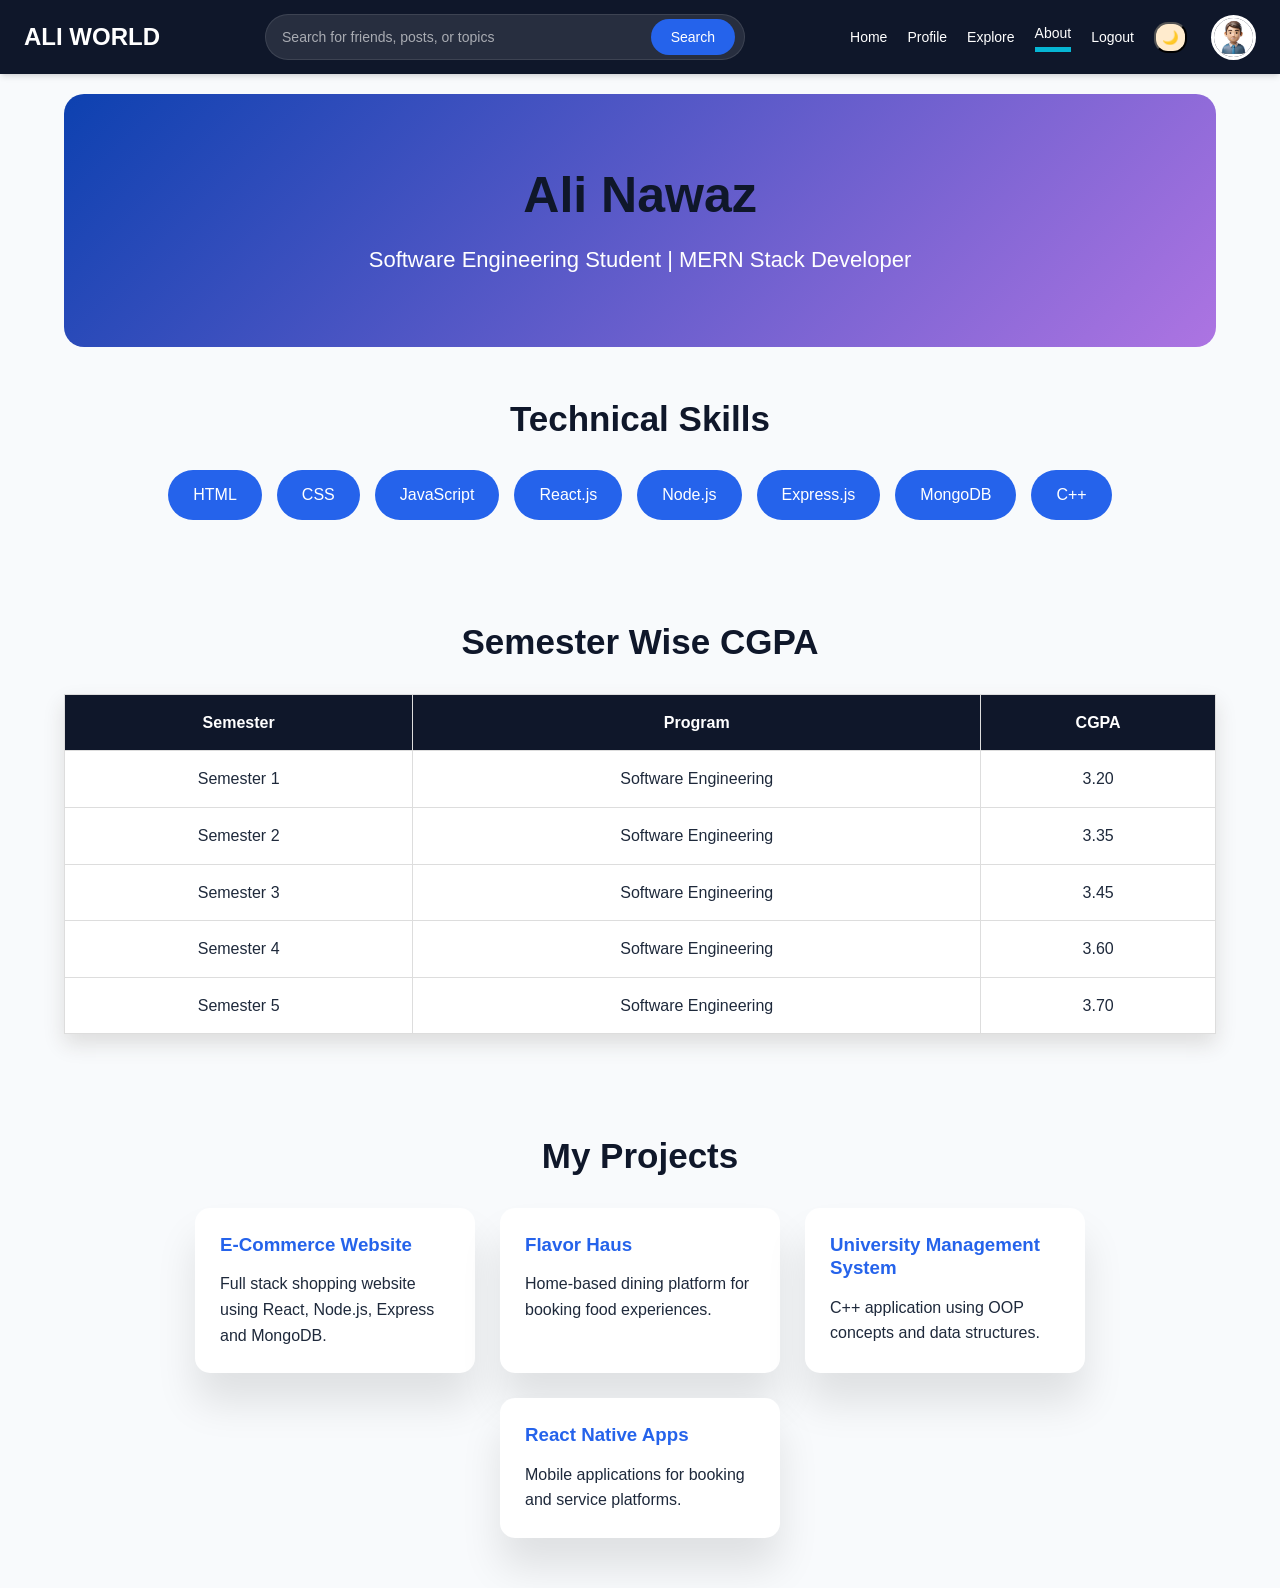
<file: about.html>
<!DOCTYPE html>
<html lang="en">

<head>

    <meta charset="UTF-8">
    <meta name="viewport" content="width=device-width, initial-scale=1.0">
    <link rel="stylesheet" href="styles.css">
    <title>Ali Nawaz Portfolio</title>


    <style>
        /* ===== Reset ===== */

        * {
            margin: 0;
            padding: 0;
            box-sizing: border-box;
        }

        body {
            font-family: Arial, Helvetica, sans-serif;
            background: #f8fafc;
            color: #1e293b;
        }

        /*
.sticky-header{

    position:sticky;
    top:0;
    z-index:100;
    background:#0f172a;

    padding:15px 0;

}

.container{
    width:90%;
    max-width:1200px;

    margin:auto;

}

.header-container{

    display:flex;
    align-items:center;
    justify-content:space-between;
    gap:25px;

}


.logo{

    color:white;

    font-size:30px;
    font-weight:bold;
    text-decoration:none;

}



.logo span{

    color:#38bdf8;

}



.search-form{

    display:flex;
    flex:1;
    max-width:400px;
}


.search-input{

    width:100%;
    padding:10px 15px;
    border:1px solod ;
    outline:none;

    border-radius:8px 0 0 8px;

}
/*
.search-input::placeholder{
    background-color: #1e293b;
}
    */

        .search-input:focus {

            background-color: #928c97;
            color: black;
            box-shadow: 0 10px 20px #ddd;
            transition: all 0.15s cubic-bezier(0.4, 0, 0.2, 1);
        }



        .search-btn {
            padding: 10px 20px;
            border: none;
            background: #2563eb;
            color: white;

            cursor: pointer;
            border-radius: 0 8px 8px 0;

        }

        .search-btn:hover {
            background-color: #38bdf8;
        }

        */ .header-right {
            display: flex;
            align-items: center;
            gap: 20px;
        }


        .nav-links {
            display: flex;
            gap: 20px;

        }

        .nav-link {
            color: white;
            text-decoration: none;

        }


        .nav-link:hover,
        .active {

            color: #38bdf8;
        }


        .header-avatar {

            width: 45px;

            height: 45px;
            border-radius: 50%;
            object-fit: cover;
            border: 3px solid white;

        }



        .hero {

            padding: 70px 20px;
            margin-top: 20px;
            text-align: center;
            border-radius: 20px;
            background:

                linear-gradient(135deg,
                    #0d41b0,
                    #ad74e2);

            color: white;

        }

        .hero h1 {
            font-size: 50px;
        }

        .hero p {
            margin-top: 15px;
            font-size: 22px;
        }








        section {

            width: 90%;

            max-width: 1200px;

            margin: auto;

            padding: 50px 0;

        }



        .title {

            text-align: center;

            font-size: 35px;

            margin-bottom: 30px;

        }





        /* ===== Skills Flex ===== */


        .skills {

            display: flex;

            flex-wrap: wrap;

            justify-content: center;

            gap: 15px;

        }



        .skill {

            background: #2563eb;

            color: white;

            padding: 12px 25px;

            border-radius: 30px;

        }





        /* ===== CGPA Table ===== */


        table {

            width: 100%;

            border-collapse: collapse;

            background: white;
            box-shadow: 0 10px 20px #ddd;

        }


        th {
            background: #0f172a;
            color: white;

        }



        th,
        td {

            padding: 15px;
            text-align: center;
            border: 1px solid #ddd;

        }


        tr:hover {
            background: #eff6ff;

        }





        /* ===== Projects Flex ===== */


        .projects {
            display: flex;
            flex-wrap: wrap;
            justify-content: center;
            gap: 25px;

        }

        .card {
            width: 280px;
            background: white;

            padding: 25px;

            border-radius: 15px;
            box-shadow: 0 30px 40px rgba(0, 0, 0, .1);
            transition: .3s;

        }

        .card:hover {
            transform: translateY(10px);
        }


        .card h3 {
            color: #2563eb;
            margin-bottom: 15px;

        }

        /* Footer */


        footer {

            background: #0f172a;

            color: white;
            text-align: center;
            padding: 30px;

        }

        /*
.nav-link{
    
}
*/


        @media(max-width:900px) {
            .header-container {
                flex-direction: column;
            }

            .header-right {
                flex-direction: column;
            }

            .nav-links {
                flex-wrap: wrap;
                justify-content: center;
            }


        }
    </style>
</head>

<body>


    <!--------------

/*
<header class="sticky-header">
<div class="container header-container">


<a href="#" class="logo">
ALI<span>World</span>
</a>


<form class="search-form">

<input 
type="text"
class="search-input"
placeholder="Search..."
>
 
<button class="search-btn">
Search
</button>

</form>




<div class="header-right">

<nav class="nav-links">

          <a class="nav-link " href="index.html">Home</a>
          <a class="nav-link" href="profile.html">Profile</a>
          <a class="nav-link" href="explore.html">Explore</a>
             <a href="about.html" class="nav-link active">About</a>
          <a class="nav-link" href="auth.html">Logout</a>
        </nav>

</nav>


<img src="avatar.jfif" class="header-avatar">


</div>


</div>

</header>

---->

    <header class="sticky-header">
        <div class="container header-container">
            <div class="logo">
                ALI WORLD
            </div>

            <form class="search-form">
                <input type="search" class="search-input" name="search"
                    placeholder="Search for friends, posts, or topics">
                <button type="submit" class="search-btn" style="border-radius:19px; margin-right:5px">Search</button>

            </form>

            <div class="header-right">
                <nav class="nav-links" aria-label="main navigation">
                    <a class="nav-link" href="index.html">Home</a>
                    <a class="nav-link" href="profile.html">Profile</a>
                    <a class="nav-link" href="explore.html">Explore</a>
                    <a href="about.html" class="nav-link active">About</a>
                    <a class="nav-link" href="auth.html">Logout</a>
                    <button id="themeBtn" style="background-color: blanchedalmond; border-radius: 14px; padding:6px">🌙</button>
                </nav>

                <img src="./images/avatar.jfif" alt="Profile avatar" class="header-avatar">
            </div>
        </div>
    </header>



    <section class="hero">

        <h1>
            Ali Nawaz
        </h1>


        <p>
            Software Engineering Student | MERN Stack Developer
        </p>


    </section>






    <!-- Skills -->


    <section id="skills">


        <h2 class="title">
            Technical Skills
        </h2>


        <div class="skills">


            <div class="skill">HTML</div>

            <div class="skill">CSS</div>

            <div class="skill">JavaScript</div>

            <div class="skill">React.js</div>

            <div class="skill">Node.js</div>

            <div class="skill">Express.js</div>

            <div class="skill">MongoDB</div>

            <div class="skill">C++</div>


        </div>


    </section>







    <!-- CGPA -->


    <section id="education">

        <h2 class="title">
            Semester Wise CGPA
        </h2>

        <table>
            <tr>
                <th>Semester</th>
                <th>Program</th>
                <th>CGPA</th>

            </tr>

            <tr>
                <td>Semester 1</td>
                <td>Software Engineering</td>
                <td>3.20</td>
            </tr>

            <tr>
                <td>Semester 2</td>
                <td>Software Engineering</td>
                <td>3.35</td>
            </tr>

            <tr>
                <td>Semester 3</td>
                <td>Software Engineering</td>
                <td>3.45</td>
            </tr>

            <tr>
                <td>Semester 4</td>
                <td>Software Engineering</td>
                <td>3.60</td>
            </tr>

            <tr>
                <td>Semester 5</td>
                <td>Software Engineering</td>
                <td>3.70</td>
            </tr>
        </table>

    </section>


    <section id="projects">
        <h2 class="title">
            My Projects
        </h2>

        <div class="projects">
            <div class="card">
                <h3>E-Commerce Website</h3>

                <p>
                    Full stack shopping website using React,
                    Node.js, Express and MongoDB.
                </p>

            </div>


            <div class="card">
                <h3>Flavor Haus</h3>
                <p>
                    Home-based dining platform for booking
                    food experiences.
                </p>

            </div>


            <div class="card">
                <h3>University Management System</h3>
                <p>
                    C++ application using OOP concepts
                    and data structures.
                </p>

            </div>




            <div class="card">
                <h3>React Native Apps</h3>
                <p>
                    Mobile applications for booking and
                    service platforms.
                </p>

            </div>
        </div>

    </section>

    <script src="javascript.js"></script>

</body>

</html>
</file>
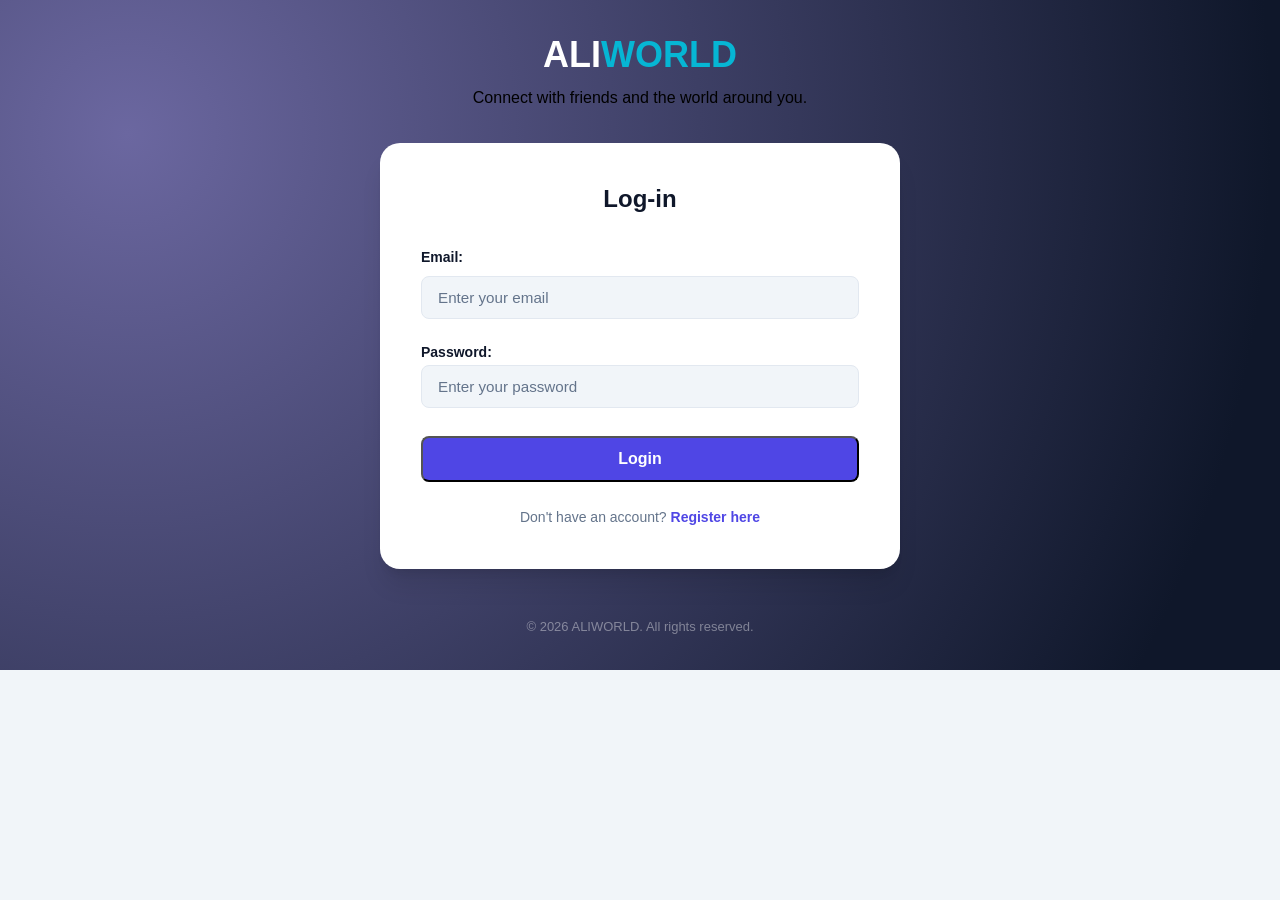
<file: auth.html>
<!DOCTYPE html>
<html lang="en">

<head>
    <meta charset="UTF-8">
    <meta name="viewport" content="width=device-width, initial-scale=1.0">
    <meta name="description" content="ALI.">
    <title>Login</title>
    <link rel="stylesheet" href="styles.css">
</head>

<body class="auth-body" style="margin:0, pading:0">

    <div class="auth_wrapper">

        <header class="auth_header">

            <h1 class="auth__logo">ALI<span>WORLD</span></h1>

            <p class="auth__subtitle">Connect with friends and the world around you.</p>
        </header>



        <main class="auth--card">

            <h2 class="auth-card-heading">Log-in</h2>

            <form class="form-settings" action="index.html">


                <div class="form_group">
                    <label for="email" class="form-label">Email:</label>

                    <input type="email" id="username1" class="form-control_interval" placeholder="Enter your email"
                        required>

                    <!----id=username1-->
                </div>


                <div class="form_group">
                    <div>
                        <label for="password" class="form-label">Password:</label>

                        <input type="password" id="password" class="form-control_interval"
                            placeholder="Enter your password" required>
                    </div>
                </div>


                <button type="submit" class="btn btn-primary btn-full"
                    style="padding: 0.75rem; font-weight: 600; font-size: 1rem; margin-top: 0.5rem;">
                    Login
                </button>

            </form>


            <div class="auth-link">
                Don't have an account? <a href="register.html">Register here</a>
            </div>
        </main>


        <!-- Footer Copyright -->
        <footer class="auth-footer-copyright">
            &copy; 2026 ALIWORLD. All rights reserved.
        </footer>
    </div>


    <script src="auth.js"></script>

</body>

</html>
</file>
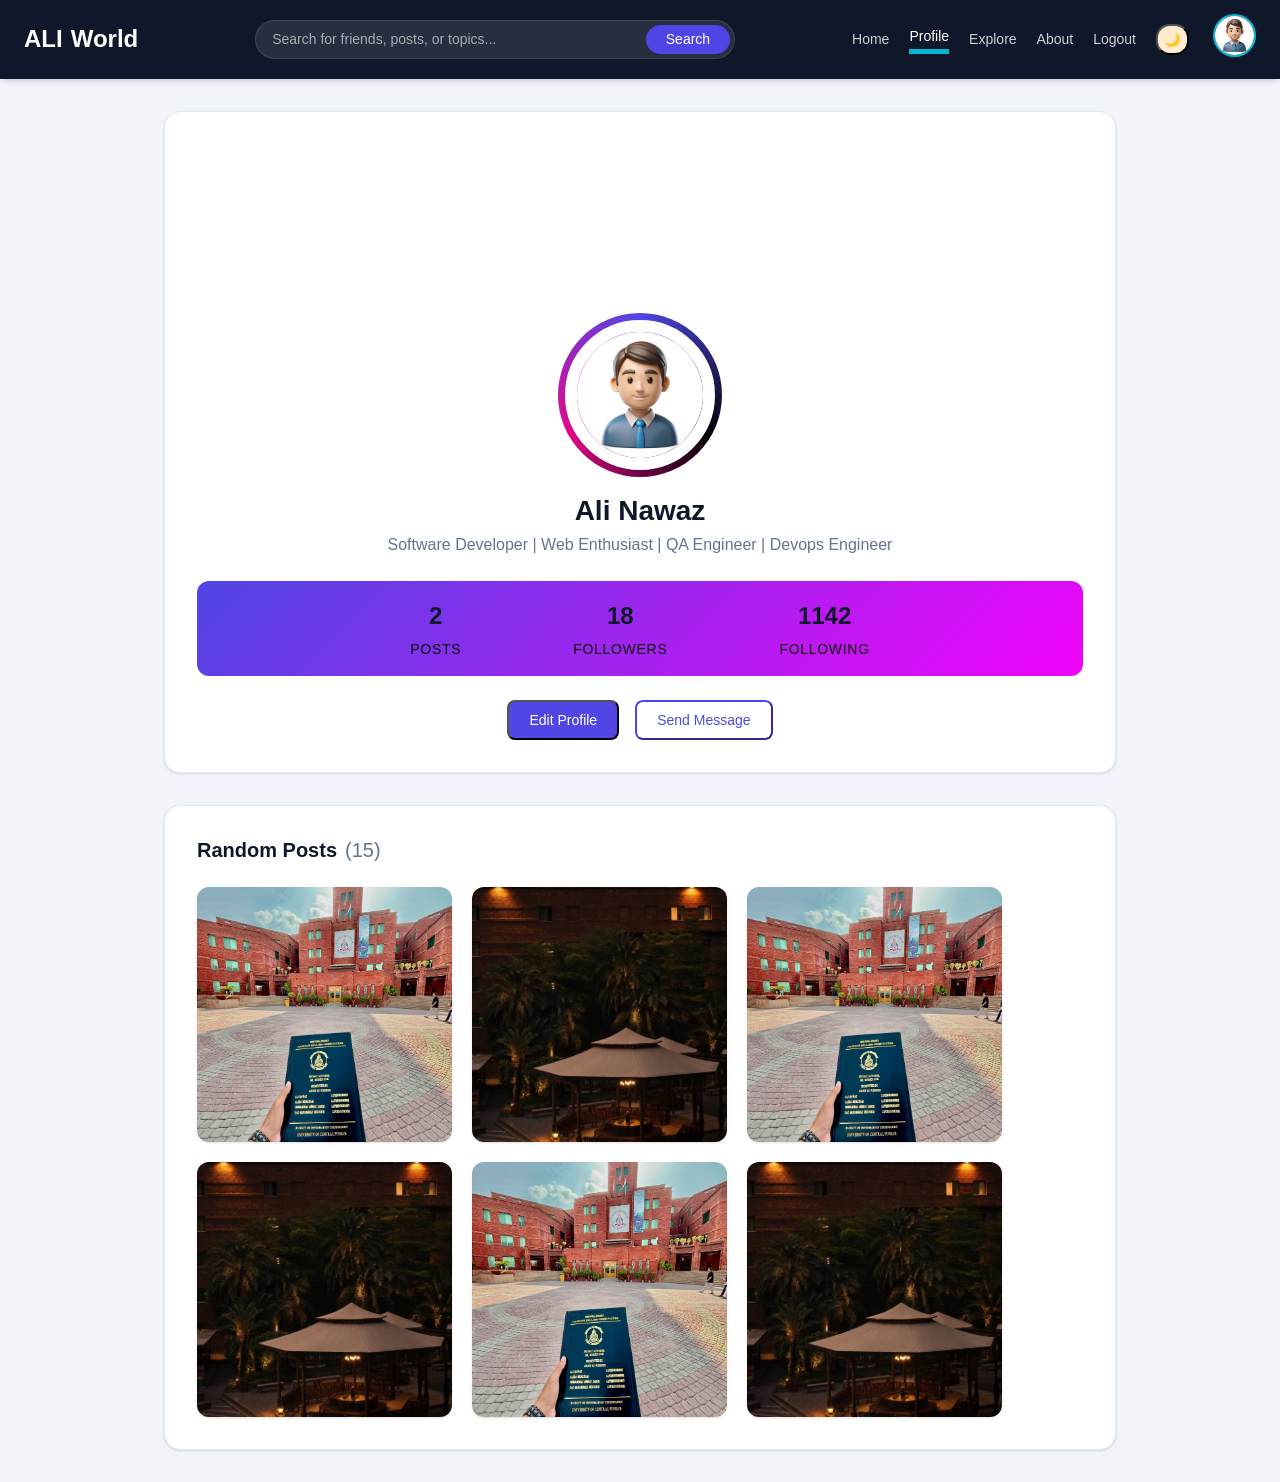
<file: profile.html>
<!DOCTYPE html>
<html lang="en">

<head>
    <meta charset="UTF-8">
    <meta name="viewport" content="width=device-width, initial-scale=1.0">
    <meta name="description" content="profile things.">
    <title>Ali Profile</title>
    <link rel="stylesheet" href="styles.css">
</head>

<body>

    <!-- Sticky Header -->
    <header class="sticky-header">
        <div class="container header-container">
            <!-- Left: Logo -->
            <a href="index.html" class="logo">
                ALI<span>World</span>
            </a>

            <form class="search-form" action="#" method="GET">
                <input type="text" class="search-input" placeholder="Search for friends, posts, or topics..." required>
                <button type="submit" class="search-btn">Search</button>
            </form>


            <div class="header-right">
                <nav class="nav-links">
                    <a href="index.html" class="nav-link">Home</a>
                    <a href="profile.html" class="nav-link active">Profile</a>
                    <a href="explore.html" class="nav-link">Explore</a>
                    <a href="about.html" class="nav-link ">About</a>
                    <a href="auth.html" class="nav-link">Logout</a>
                     <button id="themeBtn" style="background-color: blanchedalmond; border-radius: 14px; padding:6px">🌙</button>
                </nav>
                <a href="profile.html">
                    <img src="./images/avatar.jfif" alt="alir" class="header-avatar">
                </a>
            </div>
        </div>
    </header>



    <div class="profile-container">


        <section class="profile_head">
            <!-- cover banner -->
            <div class="cover_image"></div>


            <div class="profile-info-mainsection">

                <div style="display: flex; justify-content: center; align-items: center;">
                    <div class="profile_avatar-wrapper">
                        <img src="./images/avatar.jfif" alt="Ali" class="profile_avatar">
                    </div>
                </div>

                <h1 class="name">Ali Nawaz</h1>

                <p class="intro">Software Developer | Web Enthusiast | QA Engineer | Devops Engineer</p>



                <!-- Flexbox -->
                <div class="profile-settings-row" >
                    <div class="profile__item" >
                        <span class="number" >2</span>
                        <span class="label" style="color: rgb(11, 11, 11);">Posts</span>
                    </div>
                    <div class="profile__item">

                        <span class="number">18</span>
                        <span class="label" style="color: rgb(11, 11, 11); gap:20px;">Followers</span>
                    </div>

                    <div class="profile__item">
                        <span class="number">1142</span>
                        <span class="label" style="color: rgb(11, 11, 11);">Following</span>
                    </div>
                </div>



                <!-- Buttons -->
                <div class="actions_butt">
                    <button class="btn btn-primary">Edit Profile</button>

                    <button class="btn btn-secondary">Send Message</button>
                </div>
            </div>
        </section>



        <!-- Profile Content Grid Section -->
        <section class="post_section">
            <h2 class="postheading">
                Random Posts <span>(15)</span>
            </h2>


            <div class="post">

                <!-- Grid Item 1 -->
                <div class="grid_item">
                    <img src="./images/WhatsApp Image 2026-07-19 at 5.56.08 PM.jpeg" alt="Post 1">
                    <div class="overlay">
                        <buttton>Delete</buttton>

                        <buttton>Edit</buttton>
                    </div>
                </div>


            
                <div class="grid_item">
                    <img src="./images/WhatsApp Image 2026-07-19 at 5.56.09 PM.jpeg"" alt=" Post 2">

                    <div class="overlay">
                        <div class="overlay">
                            <buttton>Delete</buttton>

                            <buttton>Edit</buttton>
                        </div>
                    </div>
                </div>

                <!-- Grid Item 3 -->
                <div class="grid_item">
                    <img src="./images/WhatsApp Image 2026-07-19 at 5.56.08 PM.jpeg" alt="Post 3">
                    <div class="overlay">
                        <div class="overlay">

                            <buttton>Delete</buttton>
                            <buttton>Edit</buttton>
                        </div>
                    </div>
                </div>

                <!-- Grid Item 4 -->
                <div class="grid_item">
                    <img src="./images/WhatsApp Image 2026-07-19 at 5.56.09 PM.jpeg"" alt=" Post 4">
                    <div class="overlay">
                        <div class="overlay">
                            <buttton>Delete</buttton>

                            <buttton>Edit</buttton>
                        </div>
                    </div>
                </div>

                <!-- Grid Item 5 -->
                <div class="grid_item">

                    <img src="./images/WhatsApp Image 2026-07-19 at 5.56.08 PM.jpeg" alt="Post 5">
                    <div class="overlay">
                        <div class="overlay">

                            <buttton>Delete</buttton>
                            <buttton>Edit</buttton>
                        </div>
                    </div>
                </div>


                <div class="grid_item">
                    <img src="./images/WhatsApp Image 2026-07-19 at 5.56.09 PM.jpeg" alt="Post 6">
                    <div class="overlay">


                        <div class="overlay">
                            <buttton>Delete</buttton>
                            <buttton>Edit</buttton>
                        </div>
                    </div>
                </div>
            </div>
        </section>
    </div>


    <script src="javascript.js"></script>
</body>

</html>
</file>
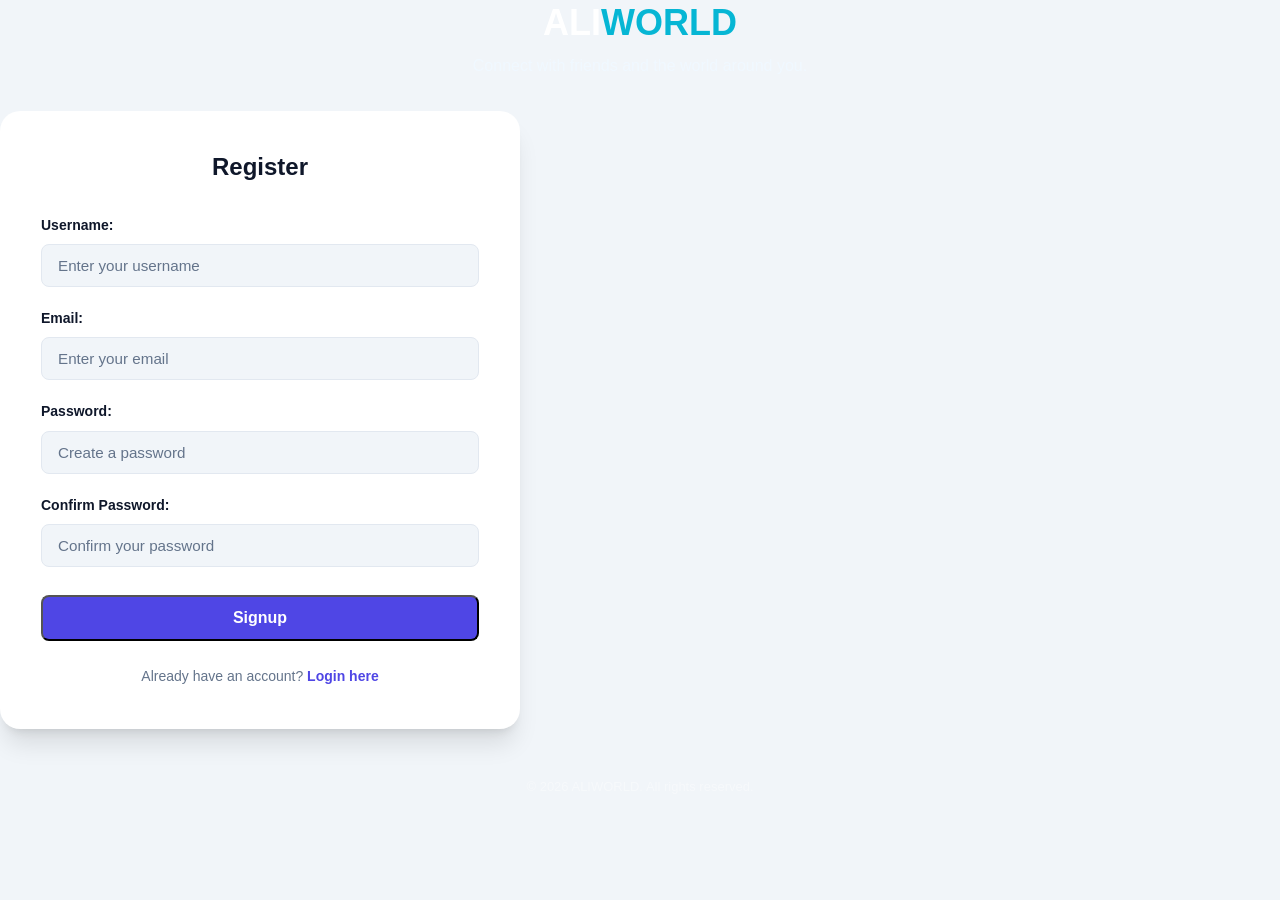
<file: register.html>
<!DOCTYPE html>
<html lang="en">
<head>
    <meta charset="UTF-8">
    <meta name="viewport" content="width=device-width, initial-scale=1.0">
    <meta name="description" content="ALIWORLD Register">
    <title>Register</title>
    <link rel="stylesheet" href="styles.css">
</head>

<body class="auth-body">

<div class="auth_wrapper1">

   
    <header class="auth_header">

        <h1 class="auth__logo">
            ALI<span>WORLD</span>
        </h1>

        <p class="auth__subtitle" style="color:aliceblue">
            Connect with friends and the world around you.
        </p>

    </header>

   

    <main class="auth--card">

        <h2 class="auth-card-heading">Register</h2>

        <form class="form-settings" action="index.html">

            

            <div class="form_group">

                <label for="username" class="form-label">
                    Username:
                </label>

                <input
                    type="text"
                    id="username"
                    class="form-control_interval"
                    placeholder="Enter your username"
                    required
                >

            </div>

          

            <div class="form_group">

                <label for="email" class="form-label">
                    Email:
                </label>

                <input
                    type="email"
                    id="email"
                    class="form-control_interval"
                    placeholder="Enter your email"
                    required>
            </div>

          

            <div class="form_group">

                <label for="password" class="form-label">
                    Password:
                </label>

                <input
                    type="password"
                    id="password"
                    class="form-control_interval"
                    placeholder="Create a password"
                    required
                >

            </div>

          
        

            <div class="form_group">

                <label for="confirmPassword" class="form-label">
                    Confirm Password:
                </label>

                <input
                    type="password"
                    id="confirmPassword"
                    class="form-control_interval"
                    placeholder="Confirm your password"
                    required
                >

            </div>

          

            <button
                type="submit"
                class="btn btn-primary btn-full"
                style="padding:0.75rem;font-weight:600;font-size:1rem;margin-top:0.5rem;">

                Signup

            </button>

        </form>

       
        <div class="auth-link">
            Already have an account?
            <a href="auth.html">Login here</a>
        </div>

    </main>

    <!-- Footer -->

    <footer class="auth-footer-copyright">
        &copy; 2026 ALIWORLD. All rights reserved.
    </footer>

</div>

<script src="auth.js"></script>

</body>
</html>
</file>
<file: styles.css>
/* CSS Reset */
* {
    box-sizing: border-box;
    margin: 0;
    padding: 0;
}

/* CSS Variables */
:root {
    --primary: #4f46e5;
    --primary-hover: #4338ca;
    --primary-light: rgba(235, 97, 131, 0.212);
    --text: #0f172a;
    --text-muted: #64748b;
    --text-light: #f8fafc;
    --bg: #f1f5f9;
    --border: #e2e8f0;
    --card: #ffffff;
    --accent: #06b6d4;
    --accent-hover: #0891b2;
    --header-bg: #0f172a;

    /* Shadows */
    --shadow-sm: 0 1px 3px 0 rgba(0, 0, 0, 0.1), 0 1px 2px -1px rgba(0, 0, 0, 0.1);
    --shadow-md: 0 4px 6px -1px rgba(0, 0, 0, 0.1), 0 2px 4px -2px rgba(0, 0, 0, 0.1);
    --shadow-lg: 0 10px 15px -3px rgba(0, 0, 0, 0.1), 0 4px 6px -4px rgba(0, 0, 0, 0.1);
    --shadow-xl: 0 20px 25px -5px rgba(0, 0, 0, 0.1), 0 8px 10px -6px rgba(0, 0, 0, 0.1);

    /* Transitions */
    --transition-all: all 0.3s cubic-bezier(0.4, 0, 0.2, 1);
    --transition-fast: all 0.15s cubic-bezier(0.4, 0, 0.2, 1);
}

/* Base Styles */
body {
    font-family: 'Inter', sans-serif;
    font-size: 16px;
    line-height: 1.6;
    color: var(--text);
    background-color: var(--bg);
}

a {
    color: inherit;
    text-decoration: none;
}

/* Layout MAIN Container */
.container {
    max-width: 1400px;
    margin: 0 auto;
    padding: 0 1.5rem;
    width: 100%;
}

/* Typography Helpers */
h1,
h2,
h3,
h4,
h5,
h6 {
    font-weight: 700;
    color: var(--text);
    line-height: 1.25;
}

/* Reusable Buttons */
.btn {
    display: inline-flex;
    align-items: center;
    justify-content: center;
    padding: 0.625rem 1.25rem;
    font-size: 0.875rem;
    font-weight: 500;
    border-radius: 8px;

    cursor: pointer;
    transition: var(--transition-fast);
    text-decoration: none;
    outline: none;
}

.btn-primary {
    background-color: var(--primary);
    color: white;
}

.btn-primary:hover {
    background-color: var(--primary-hover);
}

.btn-primary:active {
    transform: scale(0.96);
}

.btn-secondary {
    background-color: transparent;
    border-color: var(--primary);
    color: var(--primary);
}

.btn-secondary:hover {
    background-color: var(--primary-light);
}

.btn-secondary:active {
    transform: scale(0.96);
}

.btn-ghost {
    background-color: transparent;
    color: var(--text-muted);
}

.btn-ghost:hover {
    background-color: rgba(0, 0, 0, 0.04);
    color: var(--text);
}

.btn-ghost:active {
    transform: scale(0.96);
}

.btn-full {
    width: 100%;
}





/* Sticky Header */
.sticky-header {
    position: sticky;
    top: 0;

    z-index: 100;
    background-color: var(--header-bg);
    color: white;
    box-shadow: var(--shadow-md);
    padding: 0.875rem 0;
}

.header-container {
    display: flex;
    align-items: center;
    justify-content: space-between;
    gap: 1rem;
}

.logo {
    font-size: 1.5rem;
    font-weight: 700;
    color: #ffffff;
    display: flex;

    align-items: center;
    gap: 0.5rem;
}

.logo:hover {
    text-decoration: underline;
    color: #1e1b4b;
}




/* Search Bar in Header */
.search-form {
    display: flex;
    align-items: center;
    max-width: 480px;
    width: 100%;

    background-color: rgba(255, 255, 255, 0.1);
    border-radius: 9999px;
    padding: 0.25rem 0.25rem 0.25rem 1rem;

    border: 1px solid rgba(255, 255, 255, 0.1);
    transition: var(--transition-fast);
}

.search-form:focus-within {
    background-color: rgba(255, 255, 255, 0.15);
    border-color: rgba(255, 255, 255, 0.25);
}

.search-input {
    flex: 1;
    background: transparent;
    border: none;
    color: white;
    font-size: 0.875rem;
    outline: none;
}

.search-input::placeholder {
    color: rgba(255, 255, 255, 0.6);
}

.search-btn {
    background-color: var(--primary);
    color: white;
    border: none;
    border-radius: 9999px;
    padding: 0.4rem 1.25rem;
    font-size: 0.875rem;
    font-weight: 500;
    cursor: pointer;
    transition: var(--transition-fast);
}


.search-btn:hover {
    background-color: var(--primary-hover);
}

/* Header Right Area */
.header-right {

    /*--------padding-r: 190px;------------------*/

    display: flex;
    align-items: center;
    gap: 1.5rem;
}

.nav-links {
    display: flex;
    align-items: center;
    gap: 1.25rem;
}

.nav-link {
    color: rgba(255, 255, 255, 0.8);
    font-size: 0.875rem;
    font-weight: 500;
    transition: var(--transition-fast);
}

.nav-link:hover,
.nav-link.active {
    color: white;
}

.nav-link.active {
    border-bottom: 5px solid var(--accent);
    padding-bottom: 2px;
}



.header-avatar {
    width: 43px;
    height: 43px;

    border-radius: 50%;
    border: 2px solid var(--accent);

    cursor: pointer;
    transition: var(--transition-fast);
}

.header-avatar:hover {
    transform: scale(1.05);
}


/*-------------------------Header-----------------*/

/* Page Layout Grid */
.page-layout {
    display: grid;
    grid-template-columns: 1fr;
    gap: 1.5rem;
    padding: 2rem 0;
}


/* Left Side */
.left-sidebar {
    display: flex;
    flex-direction: column;
    gap: 1.5rem;
}

.profile-card {
    background: rgb(232, 229, 225);
    border-radius: 16px;
    box-shadow: var(--shadow-sm);
    padding: 1.5rem;
    text-align: center;
    border: 1px solid var(--border);
}


.profile-avatar {
    width: 96px;
    height: 96px;
    border-radius: 50%;
    border: 5px solid var(--primary);
    padding: 2px;
    object-fit: cover;
    margin: 0 auto 1rem;

    animation: rotateborder 2s linear 10;
}

@keyframes rotateborder {
    from {
        transform: rotate(0deg);
    }

    to {
        transform: rotate(360deg);
    }
}

/*

.profile-card-avatar {
    position: relative;
    width: 96px;
    height: 96px;
    margin: 0 auto 1rem;
}

.profile-card-avatar img {
    width: 100%;
    height: 100%;
    border-radius: 50%;
    object-fit: cover;
    display: block;
}

.profile-card-avatar::before {
    content: "";
    position: absolute;
    inset: -6px;
    border: 6px solid var(--primary);
    border-top-color: #ff9800;
    border-radius: 50%;
    animation: rotateBorder 2s linear infinite;
}

@keyframes rotateBorder {
    from {
        transform: rotate(0deg);
    }
    to {
        transform: rotate(360deg);
    }
}

*/







.profile-card-name {
    font-size: 1.25rem;
    font-weight: 700;
    margin-bottom: 0.25rem;
}

.profile-card-title {
    font-size: 0.875rem;
    color: var(--text-muted);
    margin-bottom: 1.25rem;
}

.sidebar-status {
    display: grid;
    grid-template-columns: repeat(3, 1fr);
    gap: 0.5rem;
    margin-bottom: 1.25rem;
}

.sidebar-status-box {
    background-color: var(--bg);
    border-radius: 8px;
    padding: 0.5rem;
    text-align: center;
}

.sidebar-status-num {
    display: block;
    font-size: 1rem;
    font-weight: 700;
    color: var(--text);
}

.sidebar-status-label {
    font-size: 0.75rem;
    color: var(--text-muted);
}

.profile-card-bio {
    background: #f8fafc;
    border-left: 3px solid var(--accent);
    padding: 0.75rem 1rem;
    text-align: left;
    font-size: 0.875rem;
    Display: flex;
    color: var(--text-muted);
    border-radius: 0 8px 8px 0;
    margin-bottom: 1.25rem;
    line-height: 1.5;

    flex-wrap: wrap;
}

.sidebar-menu {
    background: var(--card);
    border-radius: 12px;
    box-shadow: var(--shadow-sm);
    padding: 0.75rem;

    border: 1px solid var(--border);
    display: flex;
    flex-direction: column;
    gap: 0.25rem;
}






.menu-item {
    display: flex;
    align-items: center;
    gap: 0.75rem;
    padding: 0.75rem 1rem;
    border-radius: 8px;
    font-size: 0.875rem;
    font-weight: 500;
    color: var(--text-muted);
    transition: var(--transition-fast);
}

.menu-item:hover,
.menu-item.active {
    background-color: var(--bg);
    color: var(--primary);
}

.menu-item svg {
    width: 20px;
    height: 20px;
    fill: currentColor;
}




/* Feed Column */
.main-feed {
    display: flex;
    flex-direction: column;
    gap: 1.5rem;
}

.feed-header {
    display: flex;
    align-items: center;
    justify-content: space-between;
    background: var(--card);
    padding: 1rem 1.5rem;
    border-radius: 12px;
    border: 1px solid var(--border);
    box-shadow: var(--shadow-sm);
}

.feed-title {
    font-size: 1.25rem;
    font-weight: 700;
}

.feed-actions {
    display: flex;
    gap: 0.5rem;
}

/*button hovering and transform when clicking*/
.action-circle-btn {
    width: 40px;
    height: 40px;

    border-radius: 80%;
    background-color: var(--primary);
    color: white;

    border: none;
    display: flex;

    align-items: center;
    justify-content: center;
    cursor: pointer;
    transition: var(--transition-fast);
}

.action-circle-btn:hover {
    background-color: var(--primary-hover);
    transform: translateY(-2px);
}

.action-circle-btn:active {
    transform: translateY(0) scale(0.95);
}

.action-circle-btn,
.btn-cyan {
    background-color: var(--accent);
}

.action-circle-btn.btn-cyan:hover {
    background-color: var(--accent-hover);
}



/*  posting and images
*/
.post-card {
    background: var(--card);
    border-radius: 19px;
    border: 1px solid var(--border);
    box-shadow: var(--shadow-sm);
    padding: 1.5rem;
    transition: var(--transition-all);
}

.post-card:hover {
    transform: translateY(7px);
    box-shadow: var(--shadow-lg);
}

.post__author {
    display: flex;
    align-items: center;
    gap: 0.75rem;
    margin-bottom: 1rem;
}

.author-avatar {
    width: 40px;
    height: 40px;
    border-radius: 50%;
    object-fit: cover;
}

.author-info {
    display: flex;
    flex-direction: column;
}

.author-name {
    font-size: 0.875rem;
    font-weight: 600;
}

.text-muted {
    color: var(--text-muted);
}

.post-time {
    font-size: 0.75rem;
    color: var(--text-muted);
}

.post-title {
    font-size: 1.125rem;
    font-weight: 700;
    color: var(--primary);
    margin-bottom: 0.5rem;
}

.post-content {
    font-size: 0.95rem;
    color: var(--text);
    margin-bottom: 1rem;
    line-height: 1.6;
}

.post-image {
    width: 100%;
    border-radius: 14px;
    margin-bottom: 1rem;
    object-fit: cover;
    max-height: 360px;
}

.post-footer {
    display: flex;
    align-items: center;
    justify-content: space-between;
    padding-top: 1rem;
    border-top: 1px solid var(--border);
}

.post-actions {
    display: flex;
    gap: 0.5rem;
    width: 100%;
}

.post-action-btn {
    flex: 1;
    display: flex;
    align-items: center;
    justify-content: center;
    gap: 0.5rem;

    padding: 0.625rem;
    background: transparent;
    border: none;
    border-radius: 8px;
    color: var(--text-muted);
    font-size: 0.875rem;
    font-weight: 500;
    cursor: pointer;
    transition: var(--transition-fast);
}

.post-action-btn:hover {
    background-color: var(--bg);
    color: var(--primary);
}

.post-action-btn:active {
    transform: scale(0.95);
}

.post-action-btn svg {
    width: 18px;
    height: 18px;

}










/* Right Sidebar (Suggestions / Trends) */
.right-sidebar {
    display: flex;
    flex-direction: column;
    gap: 1.5rem;
}

.sidebarma {
    background: var(--card);
    border-radius: 12px;
    box-shadow: var(--shadow-sm);
    padding: 1.5rem;
    border: 1px solid var(--border);
}

.widget-title {
    font-size: 1rem;
    font-weight: 700;
    margin-bottom: 1rem;
    padding-bottom: 0.5rem;
    border-bottom: 1px solid var(--border);
    border-radius: 12px;
    background: rgb(232, 229, 225);
    align-items: center;
    justify-content: center;
    padding-left: 30px;
    padding-top: 5px;
}

.suggestion-list {
    display: flex;
    flex-direction: column;
    gap: 1rem;
}

.suggestion-item {
    display: flex;
    align-items: center;
    justify-content: space-between;
}

.suggestion-user {
    display: flex;
    align-items: center;
    gap: 0.75rem;
}



.suggestion-avatar {
    width: 36px;
    height: 36px;
    border-radius: 50%;
    object-fit: cover;
}

.suggestion-details {
    display: flex;
    flex-direction: column;
}

.suggname {
    font-size: 0.875rem;
    font-weight: 600;
}

.suggestio__mutual {
    font-size: 0.75rem;
    color: var(--text-muted);
}

.trend-list {
    display: flex;
    flex-direction: column;
    gap: 0.75rem;
}

.trend-item {
    display: flex;
    flex-direction: column;
}

.trend-tag {
    font-size: 0.875rem;
    font-weight: 600;
    color: var(--primary);
}

.trend-posts {
    font-size: 0.75rem;
    color: var(--text-muted);
}



.footer {
    text-align: center;
    padding: 1.5rem 0;
    color: var(--text-muted);
    font-size: 0.95rem;
    color: white;
    background: linear-gradient(to right, rgb(234, 235, 216), rgb(1, 9, 53));
    ;
}









/* Profile Page Layout */
.profile-container {
    max-width: 1000px;
    margin: 2rem auto;
    padding: 0 1.5rem;
}

.profile_head {
    background: var(--card);
    border-radius: 16px;
    border: 1px solid var(--border);
    box-shadow: var(--shadow-sm);
    overflow: hidden;
    margin-bottom: 2rem;
}

/* 
.cover_image {
    position: relative;
    height: 260px;
    background: linear-gradient(135deg, #4f46e5 0%, #d91ddf 100%);
    overflow: hidden;
}

.cover-image::after {
    content: '';
    position: absolute;
    top: 0;
    left: 0;
    width: 100%;
    height: 100%;
    background: linear-gradient(to bottom, rgba(15, 23, 42, 0) 40%, rgba(186, 27, 85, 0.65) 100%);
    pointer-events: none;
}
*/

.cover_image {
    position: relative;
    height: 300px;
    overflow: hidden;
}


.cover_image::before {

    content: "";
    position: absolute;
    inset: 0;

    background-size: cover;
    background-position: center;

    animation: bgChange 10s infinite;

}

/* showing images one by one*/
@keyframes bgChange {

    0%,
    45% {
        background-image: url("ia.jfif");
    }

    55%,
    100% {
        background-image: url("images11.jfif");
    }

}


.profile-info-mainsection {
    position: relative;
    padding: 0 2rem 2rem;

    text-align: center;
}

.profile_avatar-wrapper {
    position: relative;
    margin-top: -99px;

    display: inline-block;
    z-index: 10;
    /*showing above on banner*/
}



/*
.profile_avatar {
    width: 150px;
    height: 150px;
    border-radius: 50%;

    border: 7px solid var(--card);
    box-shadow: var(--shadow-lg);
    object-fit: cover;
    background-color: var(--card);
}
*/
.profile_avatar-wrapper {
    width: 164px;
    height: 164px;

    border-radius: 50%;
    position: relative;

    display: flex;
    justify-content: center;
    align-items: center;

    overflow: hidden;
}

/* Rotating border */
.profile_avatar-wrapper::before {

    content: "";

    position: absolute;

    width: 200%;
    height: 200%;

    background: conic-gradient(var(--primary),
            #040404,
            #eb068f,
            var(--primary));

    animation: rotateBorder 3s linear infinite;
}


/* Image settirngs*/
.profile_avatar {

    width: 150px;
    height: 150px;

    border-radius: 50%;

    object-fit: cover;

    background-color: var(--card);

    position: absolute;

    z-index: 1;

    border: 12px solid var(--card);

    box-shadow: var(--shadow-lg);
}

@keyframes rotateBorder {

    from {
        transform: rotate(0deg);
    }

    to {
        transform: rotate(360deg);
    }

}


.name {
    font-size: 1.75rem;
    font-weight: 700;
    /*alignment*/
    margin-top: 1rem;
}

.intro {
    font-size: 1rem;
    color: var(--text-muted);
    margin-top: 0.25rem;
}




.profile-settings-row {
    display: flex;
    justify-content: center;
    gap: 7rem;
    margin-top: 1.5rem;
    padding: 1rem 2rem;

    background: linear-gradient(135deg, #4f46e5 0%, #f003f8 100%);
    border-radius: 12px;
}

.profile__item {
    display: flex;
    flex-direction: column;
    align-items: center;
    border-radius: 12px;
}

.number {
    font-size: 1.5rem;

    font-weight: 700;
    color: var(--text);
}

.label {
    font-size: 0.875rem;
    color: var(--text-muted);
    text-transform: uppercase;
    letter-spacing: 0.05em;
    margin-top: 0.125rem;
}



.actions_butt {
    display: flex;
    justify-content: center;
    gap: 1rem;

    margin-top: 1.5rem;
}



.post_section {
    background: var(--card);
    border-radius: 16px;

    border: 1px solid var(--border);
    box-shadow: var(--shadow-sm);
    padding: 2rem;
}

.postheading {
    font-size: 1.25rem;
    font-weight: 700;
    margin-bottom: 1.5rem;
    display: flex;
    align-items: center;
    gap: 0.5rem;
}

.postheading span {
    color: var(--text-muted);
    font-weight: 200;
}



.post {
    display: grid;

    /* grid-template-columns: repeat(auto-fill, minmax(250px, 1fr)); */
    grid-template-columns: repeat(3, 255px);
    gap: 1.25rem;
}

.grid_item {
    position: relative;
    border-radius: 12px;
    overflow: hidden;
    aspect-ratio: 1 / 1;
    cursor: pointer;
    box-shadow: var(--shadow-sm);
}

.grid_item img {
    width: 100%;
    height: 100%;
    object-fit: cover;
    transition: var(--transition-all);
}



.overlay {
    position: absolute;
    top: 0;
    left: 0;
    width: 100%;
    height: 100%;
    background-color: rgba(150, 147, 214, 0.85);
    display: flex;
    align-items: center;

    justify-content: center;
    gap: 1.5rem;
    opacity: 0;
    color: white;
    font-weight: 600;
    transition: var(--transition-all);
}

.grid_item:hover img {
    transform: scale(1.08);
}


.grid_item:hover .overlay {
    opacity: 1;
}
















/* Auth Page Styles */
.auth_wrapper {
    width: 100%;
    height: 100%;
    display: flex;
    flex-direction: column;
    align-items: center;
    justify-content: center;
    background: radial-gradient(circle at 10% 20%, #6b67a0 0%, #0f172a 90%);
    padding: 2rem 1.5rem;
    color: white;
}

.auth_header {
    text-align: center;
    margin-bottom: 2rem;
}

.auth__logo {
    font-size: 2.25rem;
    font-weight: 800;

    color: white;
    margin-bottom: 0.5rem;
}

.auth__logo span {
    color: var(--accent);
}

.auth__subtitle {
    color: black;
    font-size: 1rem;
}

.auth--card {
    width: 100%;
    max-width: 520px;

    background-color: var(--card);
    color: var(--text);
    border-radius: 20px;
    box-shadow: var(--shadow-xl);
    padding: 2.5rem;
    border: 1px solid rgba(255, 255, 255, 0.05);
}

.auth-card-heading {
    font-size: 1.5rem;
    font-weight: 700;
    text-align: center;
    margin-bottom: 2rem;
    color: var(--text);
}

.auth-card-heading:hover {
    background-color: #81b9c3;
    border-radius: 12px;
}



.form-settings {
    display: flex;
    flex-direction: column;
    gap: 1.25rem;
}

.form_group {
    display: flex;
    flex-direction: column;
    gap: 0.5rem;
}

.form-label {
    font-size: 0.875rem;
    font-weight: 600;

    color: var(--text);
}


.form-control_interval {
    width: 100%;
    padding: 0.75rem 1rem;

    font-size: 0.95rem;

    color: var(--text);
    background-color: var(--bg);
    border: 1px solid var(--border);
    border-radius: 8px;
    outline: none;
    transition: var(--transition-fast);
}

.form-control_interval::placeholder {
    color: var(--text-muted);
}

.form-control_interval:focus {
    border-color: var(--primary);
    box-shadow: 0 0 0 4px rgba(79, 70, 229, 0.15);
    background-color: white;
}



.auth-link {
    text-align: center;
    margin-top: 1.5rem;
    font-size: 0.875rem;
    color: var(--text-muted);
}

.auth-link a {
    color: var(--primary);
    font-weight: 600;
    transition: var(--transition-fast);
}

.auth-link a:hover {
    color: var(--primary-hover);
    text-decoration: underline;
}

.auth-footer-copyright {
    margin-top: 3rem;
    font-size: 0.8125rem;
    color: rgba(255, 255, 255, 0.4);
    text-align: center;
    align-items: center;
    justify-content: center;
}

.auth-footer-copyright:hover {
    color: var(--primary);
}















/* Explore Page*/
.exploremain {
    background: linear-gradient(135deg, #1e3a8a 0%, #1e1b4b 100%);
    color: white;
    padding: 3.5rem 2rem;
    border-radius: 12px;
    text-align: center;
    margin-bottom: 2rem;
    position: relative;
    border: 1px solid rgba(255, 255, 255, 0.05);
    box-shadow: var(--shadow-md);
}

.exploremain h1 {
    font-size: 2.25rem;
    font-weight: 800;
    color: white;
    margin-bottom: 0.75rem;
    position: relative;
    display: inline-block;
}




.exploremain p {
    font-size: 1.05rem;
    color: rgba(255, 255, 255, 0.85);
    max-width: 600px;
    margin: 0 auto;
    line-height: 1.5;
}

.trending-widget-header {
    background-color: #0f172a;
    color: white;
    padding: 1rem 1.5rem;
    font-weight: 700;
    font-size: 1.125rem;
    border-bottom: 1px solid var(--border);
}

.trending-topics-body {
    display: flex;
    flex-direction: column;
    padding: 0.75rem;
    background-color: var(--card);
}

.trending-topic-link {
    padding: 0.75rem 1rem;
    font-size: 0.95rem;
    font-weight: 600;
    color: var(--primary);
    border-radius: 8px;
    transition: var(--transition-fast);
}

.trending-topic-link:hover {
    background-color: var(--bg);
    color: var(--primary-hover);
    padding-left: 1.25rem;
}



.comment-section {
    margin-top: 1.25rem;
    padding-top: 1.25rem;
    border-top: 1px solid var(--border);
    display: flex;
    flex-direction: column;
    gap: 0.75rem;
}

.comment-item {
    display: flex;
    gap: 0.75rem;
    align-items: flex-start;
}

.comment-avatar {
    width: 32px;
    height: 32px;
    border-radius: 50%;
    object-fit: cover;
}

.comment-content {
    background-color: var(--bg);
    padding: 0.625rem 0.875rem;
    border-radius: 12px;
    flex: 1;
}

.comment-author-name {
    font-size: 0.8125rem;
    font-weight: 700;
    color: var(--text);
    margin-bottom: 0.125rem;
    display: block;
}

.comment-text {
    font-size: 0.875rem;
    color: var(--text);
    line-height: 1.4;
}

.comment-input-wrapper {
    display: flex;
    align-items: center;
    gap: 0.75rem;
    margin-top: 0.5rem;
}

.comment-input-avatar {
    width: 32px;
    height: 32px;
    border-radius: 50%;
    object-fit: cover;
}

.comment-input-field {
    flex: 1;
    background-color: var(--bg);
    border: 1px solid var(--border);
    border-radius: 20px;
    padding: 0.625rem 1rem;
    font-size: 0.875rem;

    outline: none;
    transition: var(--transition-fast);
}

.comment-input-field:focus {
    border-color: var(--primary);
    background-color: white;
    box-shadow: 0 0 0 3px rgba(79, 70, 229, 0.1);
}



/* Responsive by media query*/

@media (min-width: 750px) {
    .page-layout {
        grid-template-columns: 240px 1fr;
    }

    .right-sidebar {
        display: flex;
    }
}

@media (min-width: 1024px) {
    .page-layout {
        grid-template-columns: 240px 1fr 280px;
    }

    .right-sidebar {
        display: flex;
    }
}

/*
@media (min-width:500px){
.page-layout {
    display: grid;
    grid-template-columns: 1fr;
    gap: 20px;
}

.right-sidebar {
    display: none; 
}

}
*/


.dark{

    background:black;
    color:white;

}

.light{

    background:white;
    color:black;

}
</file>
